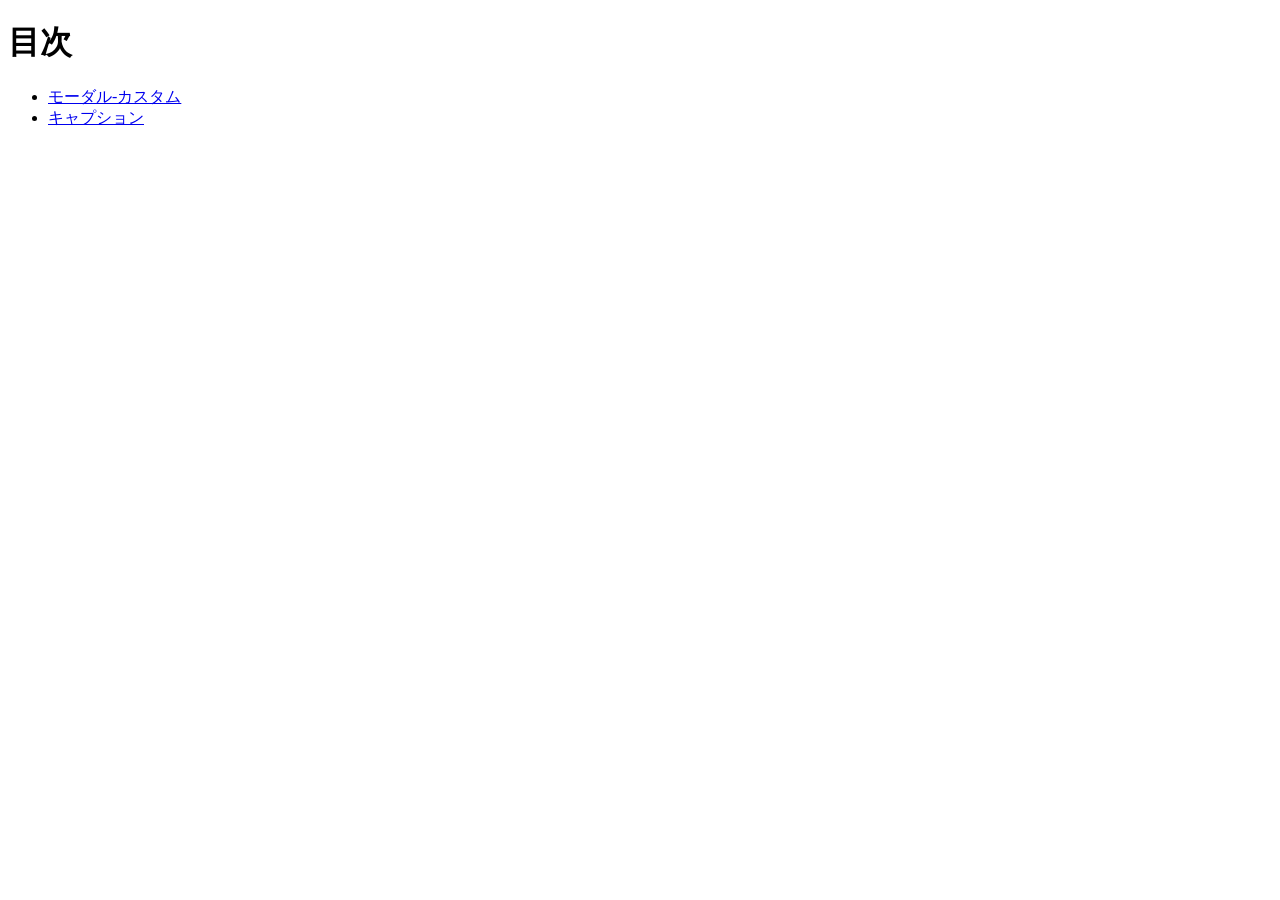
<file: index.html>
<!doctype html>
<html lang="ja">
  <head>
    <meta charset="utf-8">
    <title>20260716-js</title>
  </head>

  <body>
    <h1>目次</h1>
    <ul>
      <li><a href="modal/index.html">モーダル-カスタム</a></li>
      <li><a href="caption/index.html">キャプション</a></li>
    </ul>
  </body>
</html>
</file>
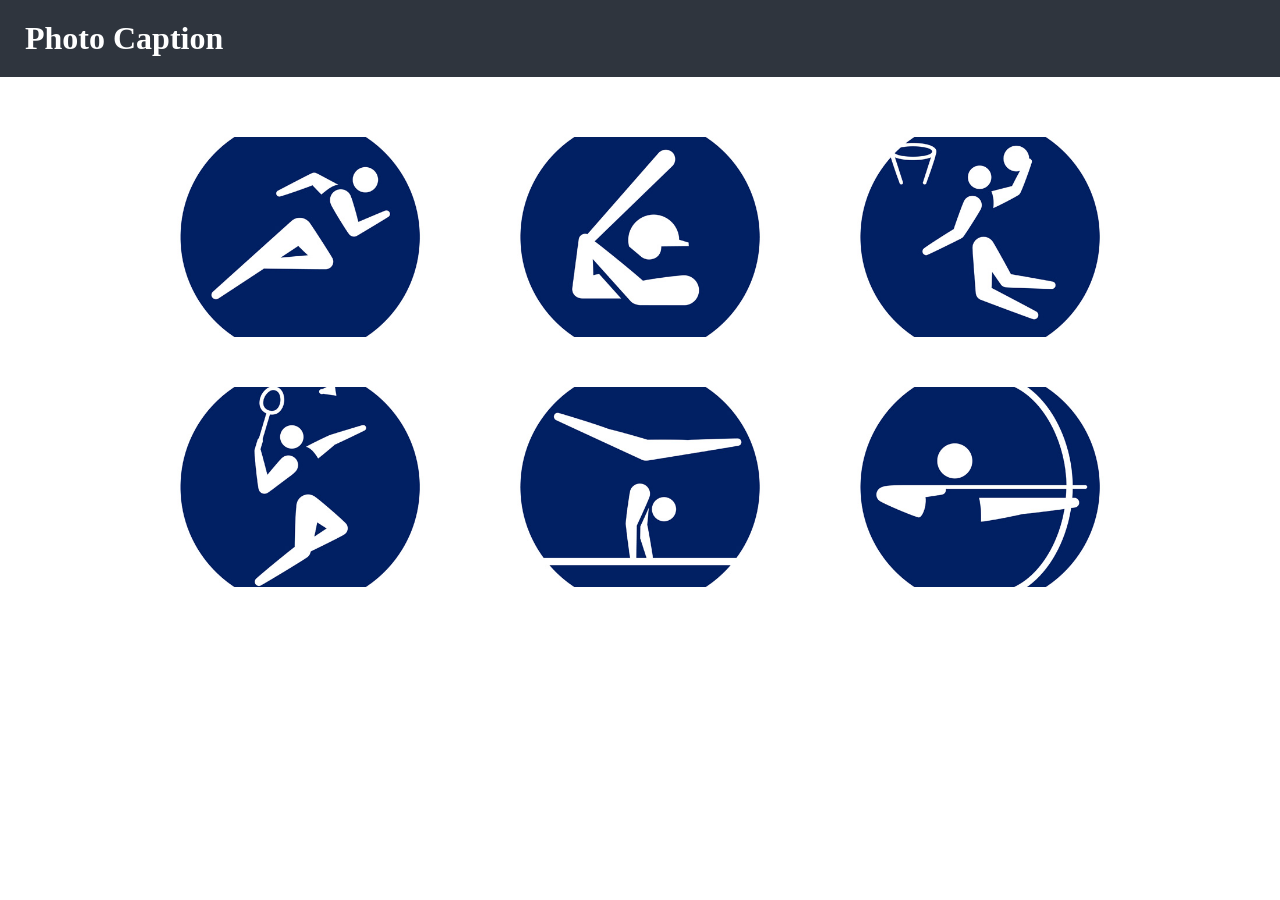
<file: caption/index.html>
<!doctype html>
<html lang="ja">
  <head>
    <meta charset="utf-8">
    <title>キャプション</title>
    <link rel="stylesheet" href="css/style.css">
    <!-- jQuery本体 -->
    <script src="https://code.jquery.com/jquery-3.7.1.min.js" integrity="sha256-/JqT3SQfawRcv/BIHPThkBvs0OEvtFFmqPF/lYI/Cxo=" crossorigin="anonymous"></script>
  </head>

  <body>
    <header>
      <h1>Photo Caption</h1>
    </header>
    
    <main>
      <ul>
        <li>
          <img src="img/img1.jpg" alt="陸上競技">
        </li>
        <li>
          <img src="img/img2.jpg" alt="野球">
        </li>
        <li>
          <img src="img/img3.jpg" alt="バスケットボール">
        </li>
        <li>
          <img src="img/img4.jpg" alt="バドミントン">
        </li>
        <li>
          <img src="img/img5.jpg" alt="体操競技">
        </li>
        <li>
          <img src="img/img6.jpg" alt="アーチェリー">
        </li>
      </ul>
    </main>

    <script src="js/script.js"></script>
  </body>
</html>
</file>
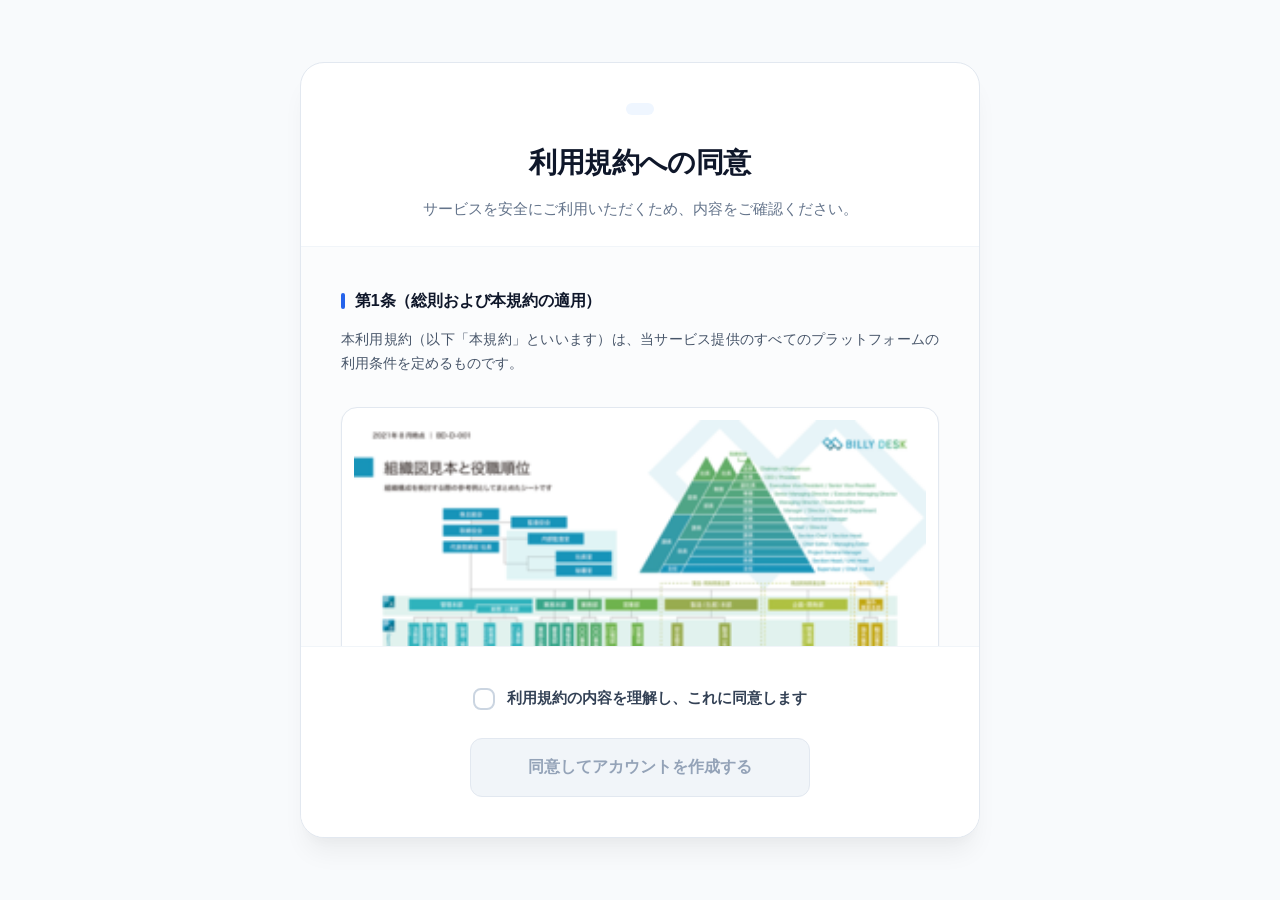
<file: modal/index.html>
<!DOCTYPE html>
<html lang="ja">
<head>
    <meta charset="UTF-8">
    <meta name="viewport" content="width=device-width, initial-scale=1.0">
    <title>利用規約の同意および会員登録</title>
    <!-- CSSファイルを読み込み -->
    <link rel="stylesheet" href="css/style.css">
    
    <!-- jQueryの読み込み -->
    <script src="https://code.jquery.com/jquery-3.6.0.min.js"></script>
    <!-- 外部JSファイルを読み込み -->
    <script src="js/script.js"></script>
</head>
<body>

    <div class="terms-card">
        <!-- ヘッダーエリア -->
        <header class="terms-header">
            <span class="badge"></span>
            <h1 class="terms-title">利用規約への同意</h1>
            <p class="terms-subtitle">サービスを安全にご利用いただくため、内容をご確認ください。</p>
        </header>

        <!-- 規約の長文スクロールエリア -->
        <div class="terms-body">
            <section class="terms-section">
                <h2>第1条（総則および本規約の適用）</h2>
                <p>本利用規約（以下「本規約」といいます）は、当サービス提供のすべてのプラットフォームの利用条件を定めるものです。</p>
            </section>

            <!-- 💡 画像のファイル名を organization に修正 -->
            <div class="terms-figure">
                <a href="img/organization.png" class="modal-trigger">
                    <img src="img/organization-mini.png" alt="サービス概念プロセス図" class="figure-image">
                </a>
                <span class="figure-caption">※画像をクリックすると拡大表示します</span>
            </div>

            <section class="terms-section">
                <h2>第2条（アカウント登録と管理責任）</h2>
                <p>登録希望者は、自身に関する真実かつ正確な情報を入力するものとします。</p>
            </section>
        </div>

        <!-- 同意＆登録アクションエリア -->
        <footer class="terms-footer">
            <div class="agreement-wrapper">
                <label class="custom-checkbox">
                    <input type="checkbox" id="agree-checkbox">
                    <span class="checkbox-indicator"></span>
                    <span class="checkbox-text">利用規約の内容を理解し、これに同意します</span>
                </label>
            </div>
            
            <!-- 💡 同意ボタン。クリック時に表示させたい画像を data-target 属性で指定するようにしました -->
            <button class="submit-button" id="submit-btn" data-target="img/a.png" disabled>
                同意してアカウントを作成する
            </button>
        </footer>
    </div>

</body>
</html>
</file>
<file: caption/css/style.css>
@charset "utf-8";

* {
  box-sizing: border-box;
}

body {
  margin: 0;
  color: #333;
}

header h1 {
  padding: 20px 25px;
  color: #fff;
  background: #2f353e;
  margin: 0;
}

main {
  width: 1000px;
  margin: 0 auto;
  padding: 60px 0;
}

main ul {
  padding: 0;
  margin: 0;
  list-style: none;
  display: flex;
  flex-wrap: wrap;
  width: 100%;
}

main li {
  cursor: pointer;
  position: relative;
  width: 320px;
  margin: 0 20px 50px 0;
  color: #fff;
  line-height: 2em;
}

main li:nth-child(3n) {
  margin-right: 0;
}

main li img {
  vertical-align: bottom;
  /* 画像のサイズ調整 */
  width: 100%;
  height: 200px;
  object-fit: cover;
}

main div {
  position: absolute;
  top: 0;
  left: 0;
  width: 100%;
  height: 100%;
  padding: 20px;
  background: rgba(17, 179, 179, 0.7);
  /* デフォルトで非表示 */
  display: none;
}

main p {
  position: relative;
  top: 10px;
}
</file>
<file: modal/css/style.css>
/* ==========================================
   1. リセット ＆ モダン変数の定義
   ========================================== */
:root {
    --primary: #2563eb;          /* 知的で信頼感のあるロイヤルブルー */
    --primary-hover: #1d4ed8;    /* ボタンホバー時 */
    --primary-light: #eff6ff;    /* 薄いブルー（アクセント用） */
    --bg-page: #f8fafc;          /* 柔らかく洗練された背景色 */
    --bg-card: #ffffff;
    --text-main: #0f172a;        /* 視認性の高いダークグレー */
    --text-muted: #475569;       /* 補助的な文章用 */
    --text-light: #64748b;       /* 注記やメタテキスト用 */
    --border-color: #e2e8f0;     /* 繊細なボーダーライン */
    --shadow-sm: 0 1px 2px 0 rgba(0, 0, 0, 0.05);
    --shadow-md: 0 4px 6px -1px rgba(0, 0, 0, 0.05), 0 2px 4px -1px rgba(0, 0, 0, 0.03);
    --shadow-lg: 0 20px 25px -5px rgba(0, 0, 0, 0.05), 0 10px 10px -5px rgba(0, 0, 0, 0.02);
}

* {
    box-sizing: border-box;
    margin: 0;
    padding: 0;
}

body {
    font-family: -apple-system, BlinkMacSystemFont, "Segoe UI", "Hiragino Sans", "Hiragino Kaku Gothic ProN", Meiryo, sans-serif;
    background-color: var(--bg-page);
    color: var(--text-main);
    line-height: 1.7;
    display: flex;
    justify-content: center;
    align-items: center;
    min-height: 100vh;
    padding: 40px 20px;
    -webkit-font-smoothing: antialiased;
    -moz-osx-font-smoothing: grayscale;
}

/* ==========================================
   2. メインコンテナ（カードレイアウト）
   ========================================== */
.terms-card {
    background-color: var(--bg-card);
    width: 100%;
    max-width: 680px;
    border-radius: 24px; /* 角を少し丸くしてモダンに */
    box-shadow: var(--shadow-lg);
    border: 1px solid var(--border-color);
    overflow: hidden;
    display: flex;
    flex-direction: column;
}

/* ==========================================
   3. ヘッダーエリア
   ========================================== */
.terms-header {
    padding: 40px 40px 24px 40px;
    text-align: center;
    border-bottom: 1px solid #f1f5f9;
}

.badge {
    display: inline-flex;
    align-items: center;
    background-color: var(--primary-light);
    color: var(--primary);
    font-size: 0.75rem;
    font-weight: 700;
    padding: 6px 14px;
    border-radius: 9999px;
    letter-spacing: 0.08em;
    margin-bottom: 16px;
    text-transform: uppercase;
}

.terms-title {
    font-size: 1.75rem;
    font-weight: 800;
    color: var(--text-main);
    letter-spacing: -0.02em;
    margin-bottom: 10px;
}

.terms-subtitle {
    font-size: 0.95rem;
    color: var(--text-light);
}

/* ==========================================
   4. 規約本文（スクロールエリア）
   ========================================== */
.terms-body {
    padding: 40px;
    height: 400px;
    overflow-y: auto;
    background-color: #fbfcfd; /* 本文エリアは少しトーンを落として集中しやすく */
    border-bottom: 1px solid #f1f5f9;
    scroll-behavior: smooth;
}

/* スクロールバーのカスタマイズ */
.terms-body::-webkit-scrollbar {
    width: 8px;
}

.terms-body::-webkit-scrollbar-track {
    background: #f1f5f9;
    border-radius: 0;
}

.terms-body::-webkit-scrollbar-thumb {
    background: #cbd5e1;
    border-radius: 9999px;
    border: 2px solid #f1f5f9;
}

.terms-body::-webkit-scrollbar-thumb:hover {
    background: #94a3b8;
}

/* 各章・見出し */
.terms-section {
    margin-bottom: 32px;
}

.terms-section:last-of-type {
    margin-bottom: 0;
}

.terms-section h2 {
    font-size: 1rem;
    font-weight: 700;
    color: var(--text-main);
    margin-bottom: 12px;
    display: flex;
    align-items: center;
    letter-spacing: -0.01em;
}

.terms-section h2::before {
    content: "";
    display: inline-block;
    width: 4px;
    height: 16px;
    background-color: var(--primary);
    border-radius: 9999px;
    margin-right: 10px;
}

.terms-section p {
    font-size: 0.9rem;
    color: var(--text-muted);
    margin-bottom: 14px;
    text-align: justify;
    word-break: break-all;
}

/* ==========================================
   5. 規約内の画像デザイン
   ========================================== */
.terms-figure {
    margin: 32px 0;
    background-color: var(--bg-card);
    padding: 12px;
    border-radius: 16px;
    border: 1px solid var(--border-color);
    box-shadow: var(--shadow-sm);
    transition: transform 0.2s ease, box-shadow 0.2s ease;
}

.terms-figure:hover {
    transform: translateY(-2px);
    box-shadow: var(--shadow-md);
}

.terms-figure a {
    display: block;
    cursor: zoom-in;
    overflow: hidden;
    border-radius: 8px;
}

.figure-image {
    width: 100%;
    height: auto;
    display: block;
    transition: transform 0.3s ease;
}

/* ホバー時に画像をわずかにズームしてインタラクティブ性を出す */
.terms-figure a:hover .figure-image {
    transform: scale(1.02);
}

.figure-caption {
    display: block;
    font-size: 0.75rem;
    color: var(--text-light);
    text-align: center;
    margin-top: 12px;
    font-weight: 500;
}

/* ==========================================
   6. 同意 ＆ 登録フッターエリア
   ========================================== */
.terms-footer {
    padding: 40px;
    background-color: var(--bg-card);
}

.agreement-wrapper {
    display: flex;
    justify-content: center;
    margin-bottom: 28px;
}

/* カスタムチェックボックスのスタイリング */
.custom-checkbox {
    display: inline-flex;
    align-items: flex-start;
    cursor: pointer;
    user-select: none;
    max-width: 480px;
}

.custom-checkbox input {
    position: absolute;
    opacity: 0;
    cursor: pointer;
    height: 0;
    width: 0;
}

/* チェック枠部分 */
.checkbox-indicator {
    width: 22px;
    height: 22px;
    background-color: #ffffff;
    border: 2px solid #cbd5e1;
    border-radius: 8px; /* 少し丸っこくして親しみやすく */
    margin-right: 12px;
    display: inline-block;
    flex-shrink: 0;
    position: relative;
    transition: all 0.2s ease;
    margin-top: 1px;
}

/* ホバー時に枠の色をブルーに */
.custom-checkbox:hover input ~ .checkbox-indicator {
    border-color: var(--primary);
    background-color: var(--primary-light);
}

/* チェック時の枠と背景 */
.custom-checkbox input:checked ~ .checkbox-indicator {
    background-color: var(--primary);
    border-color: var(--primary);
    box-shadow: 0 0 0 3px rgba(37, 99, 235, 0.15);
}

/* チェックマークのレ点（擬似要素） */
.checkbox-indicator::after {
    content: "";
    position: absolute;
    display: none;
    left: 7px;
    top: 3px;
    width: 5px;
    height: 10px;
    border: solid white;
    border-width: 0 2.5px 2.5px 0;
    transform: rotate(45deg);
}

.custom-checkbox input:checked ~ .checkbox-indicator::after {
    display: block;
}

.checkbox-text {
    font-size: 0.925rem;
    font-weight: 600;
    color: #334155;
    line-height: 1.5;
}

/* ==========================================
   7. 送信・同意ボタン
   ========================================== */
.submit-button {
    display: block;
    width: 100%;
    max-width: 340px;
    margin: 0 auto;
    padding: 18px 24px;
    background-color: var(--primary);
    color: #ffffff;
    font-size: 1rem;
    font-weight: 700;
    border: none;
    border-radius: 12px;
    cursor: pointer;
    box-shadow: 0 4px 12px rgba(37, 99, 235, 0.2);
    transition: all 0.25s cubic-bezier(0.4, 0, 0.2, 1);
    text-align: center;
}

/* ホバー効果 */
.submit-button:hover:not(:disabled) {
    background-color: var(--primary-hover);
    transform: translateY(-2px);
    box-shadow: 0 10px 20px rgba(37, 99, 235, 0.3);
}

/* クリック時 */
.submit-button:active:not(:disabled) {
    transform: translateY(0);
    box-shadow: 0 4px 6px rgba(37, 99, 235, 0.2);
}

/* ボタンが無効のとき（同意未チェック） */
.submit-button:disabled {
    background-color: #f1f5f9;
    color: #94a3b8;
    cursor: not-allowed;
    box-shadow: none;
    border: 1px solid var(--border-color);
}

/* ==========================================
   8. モーダル（全画面ポップアップ）
   ========================================== */
#bg {
    position: fixed;
    top: 0;
    left: 0;
    width: 100%;
    height: 100%;
    background-color: rgba(15, 23, 42, 0.85); /* 深いネイビーの半透明背景 */
    backdrop-filter: blur(8px); /* 背景をぼかして高級感を演出 */
    z-index: 9998;
    cursor: pointer;
}

#photo {
    position: fixed;
    top: 50%;
    left: 50%;
    transform: translate(-50%, -50%);
    max-width: 90%;
    max-height: 85%;
    z-index: 9999;
    cursor: pointer;
    display: flex;
    justify-content: center;
    align-items: center;
}

#photo img {
    max-width: 100%;
    max-height: 80vh;
    object-fit: contain;
    border-radius: 16px;
    box-shadow: 0 25px 50px -12px rgba(0, 0, 0, 0.5);
    border: 1px solid rgba(255, 255, 255, 0.1);
}

/* ==========================================
   9. スマートフォン用のレスポンシブ微調整
   ========================================== */
@media (max-width: 640px) {
    body {
        padding: 16px;
    }
    .terms-card {
        border-radius: 16px;
    }
    .terms-header {
        padding: 32px 24px 20px 24px;
    }
    .terms-title {
        font-size: 1.4rem;
    }
    .terms-body {
        padding: 24px;
        height: 320px;
    }
    .terms-footer {
        padding: 28px 20px;
    }
    .checkbox-text {
        font-size: 0.85rem;
    }
}
</file>
